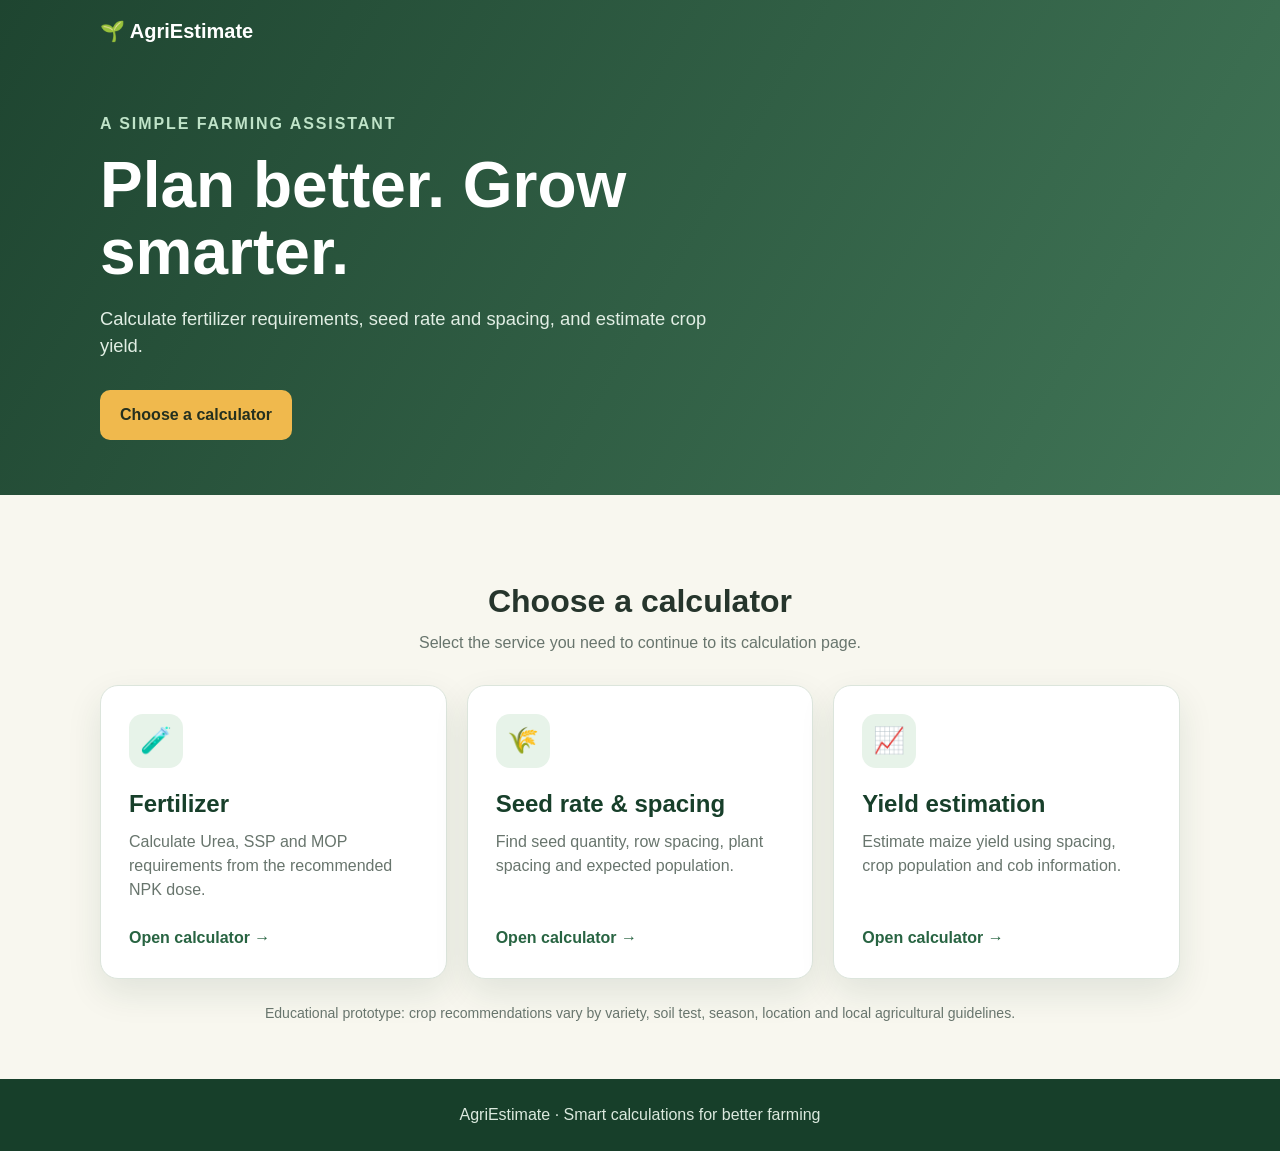
<file: index.html>
<!DOCTYPE html>
<html lang="en">
<head>
  <meta charset="UTF-8">
  <meta name="viewport" content="width=device-width, initial-scale=1.0">
  <meta name="description" content="AgriEstimate helps farmers calculate fertilizer, seed requirements, spacing and estimated yield.">
  <title>AgriEstimate | Farming Calculator</title>
  <link rel="stylesheet" href="style.css">
</head>
<body>
  <header class="hero">
    <nav class="container">
      <a class="brand" href="index.html">🌱 AgriEstimate</a>
    </nav>
    <div class="hero-content container">
      <p class="eyebrow">A simple farming assistant</p>
      <h1>Plan better. Grow smarter.</h1>
      <p>Calculate fertilizer requirements, seed rate and spacing, and estimate crop yield.</p>
      <a class="primary-button" href="#calculators">Choose a calculator</a>
    </div>
  </header>

  <main class="container" id="calculators">
    <section class="intro">
      <h2>Choose a calculator</h2>
      <p>Select the service you need to continue to its calculation page.</p>
    </section>

    <section class="choice-grid" aria-label="Agricultural calculators">
      <a class="choice-card" href="fertilizer.html">
        <span class="choice-icon">🧪</span>
        <h2>Fertilizer</h2>
        <p>Calculate Urea, SSP and MOP requirements from the recommended NPK dose.</p>
        <span class="card-link">Open calculator →</span>
      </a>

      <a class="choice-card" href="seed.html">
        <span class="choice-icon">🌾</span>
        <h2>Seed rate & spacing</h2>
        <p>Find seed quantity, row spacing, plant spacing and expected population.</p>
        <span class="card-link">Open calculator →</span>
      </a>

      <a class="choice-card" href="yield.html">
        <span class="choice-icon">📈</span>
        <h2>Yield estimation</h2>
        <p>Estimate maize yield using spacing, crop population and cob information.</p>
        <span class="card-link">Open calculator →</span>
      </a>
    </section>

    <p class="disclaimer">Educational prototype: crop recommendations vary by variety, soil test, season, location and local agricultural guidelines.</p>
  </main>

  <footer><p>AgriEstimate · Smart calculations for better farming</p></footer>
</body>
</html>
</file>
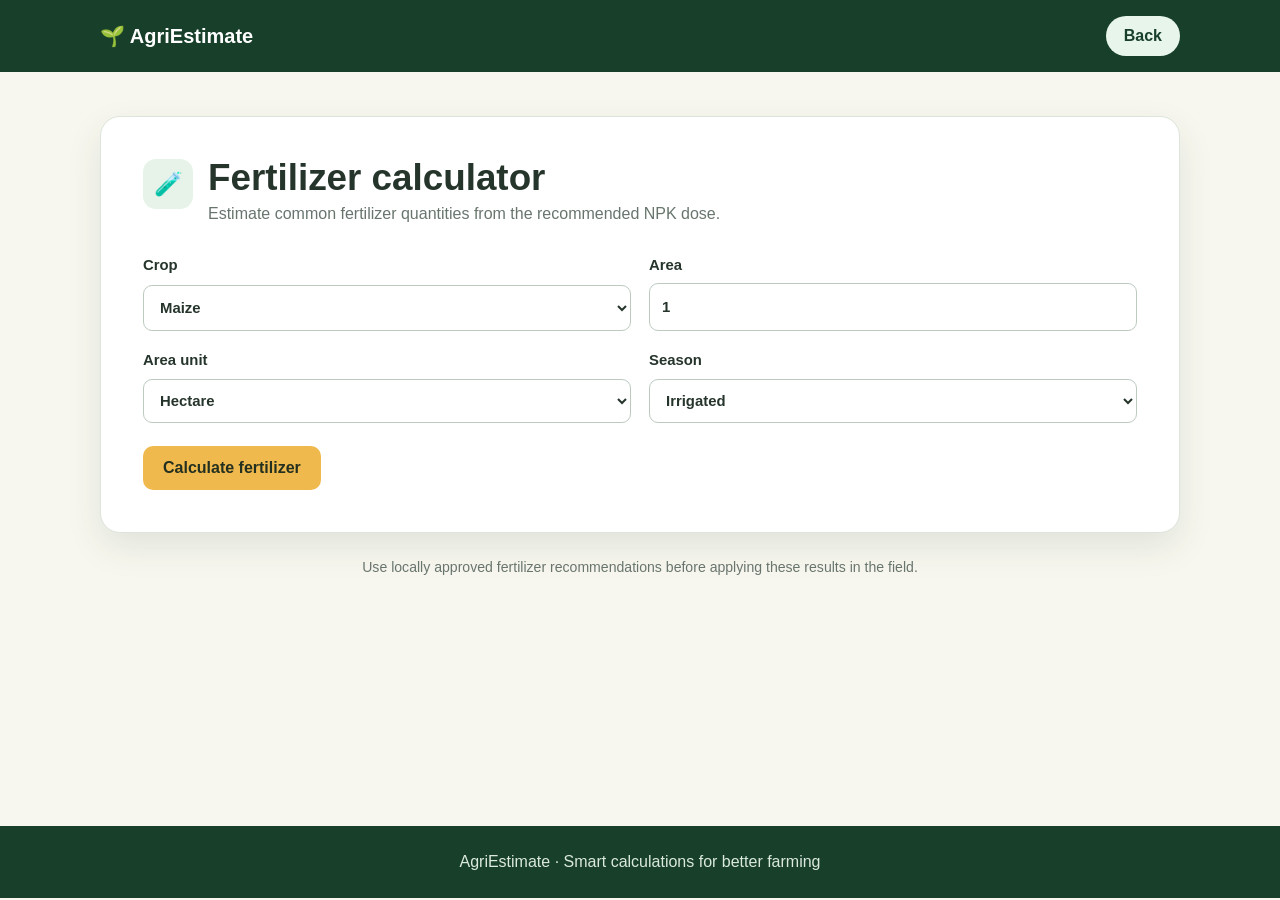
<file: fertilizer.html>
<!DOCTYPE html>
<html lang="en">
<head>
  <meta charset="UTF-8">
  <meta name="viewport" content="width=device-width, initial-scale=1.0">
  <meta name="description" content="Estimate fertilizer quantities with AgriEstimate.">
  <title>Fertilizer Calculator | AgriEstimate</title>
  <link rel="stylesheet" href="style.css">
</head>
<body>
  <header class="page-header">
    <nav class="container">
      <a class="brand" href="index.html">🌱 AgriEstimate</a>
      <a class="nav-link" href="index.html">Back</a>
    </nav>
  </header>

  <main class="container calculator-page">
    <div class="card">
      <div class="section-heading">
        <span class="icon">🧪</span>
        <div><h1>Fertilizer calculator</h1><p>Estimate common fertilizer quantities from the recommended NPK dose.</p></div>
      </div>
      <form id="fertilizer-form" class="form-grid">
        <label>Crop
          <select id="fertilizer-crop" required></select>
        </label>
        <label>Area
          <input id="fertilizer-area" type="number" min="0.01" step="0.01" value="1" required>
        </label>
        <label>Area unit
          <select id="fertilizer-unit"><option value="hectare">Hectare</option><option value="acre">Acre</option></select>
        </label>
        <label>Season
          <select id="season"><option>Irrigated</option><option>Rainfed</option></select>
        </label>
        <button class="primary-button form-button" type="submit">Calculate fertilizer</button>
      </form>
      <div id="fertilizer-result" class="result hidden" aria-live="polite"></div>
    </div>
    <p class="disclaimer">Use locally approved fertilizer recommendations before applying these results in the field.</p>
  </main>

  <footer><p>AgriEstimate · Smart calculations for better farming</p></footer>
  <script src="script.js"></script>
</body>
</html>
</file>
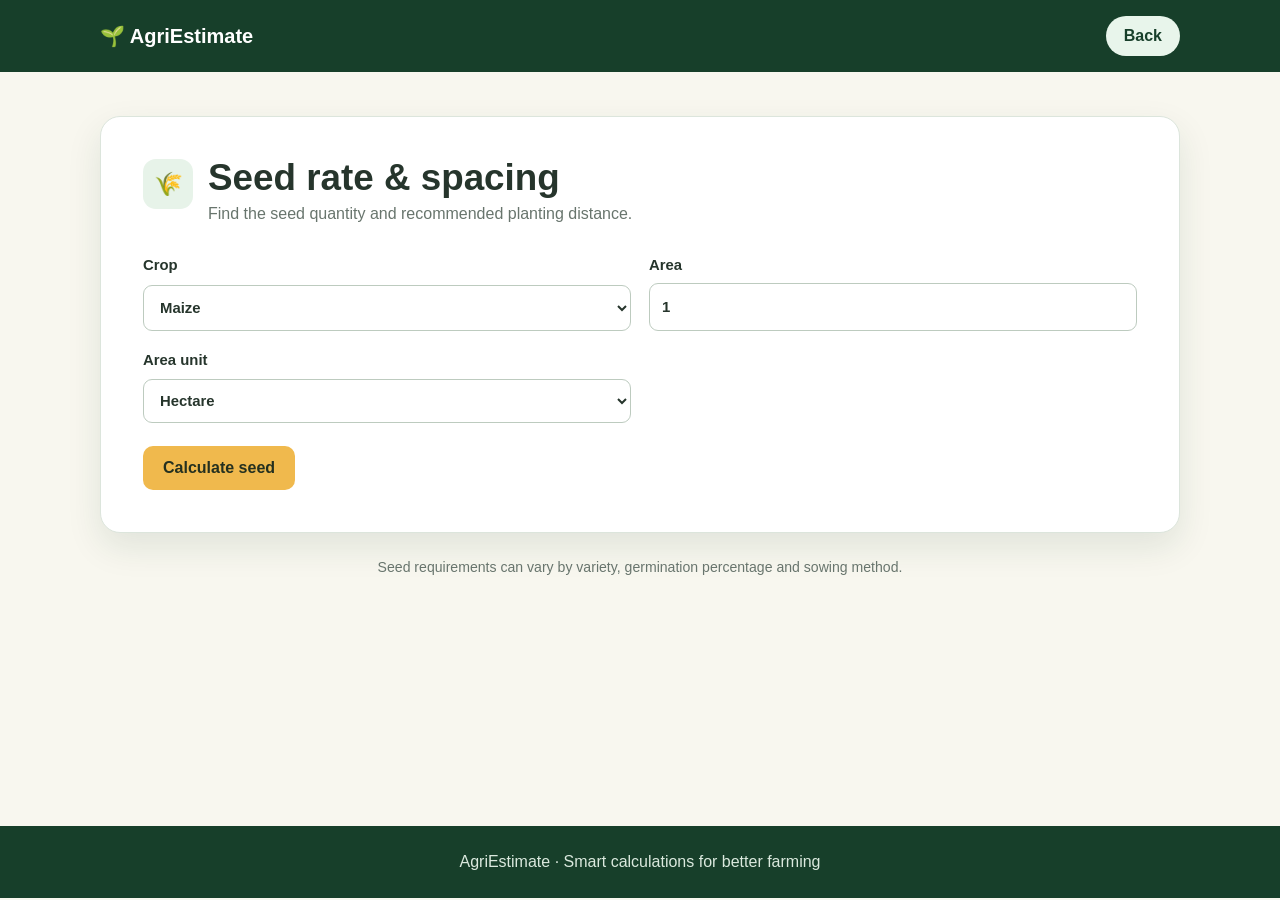
<file: seed.html>
<!DOCTYPE html>
<html lang="en">
<head>
  <meta charset="UTF-8">
  <meta name="viewport" content="width=device-width, initial-scale=1.0">
  <meta name="description" content="Calculate seed rate and crop spacing with AgriEstimate.">
  <title>Seed Rate & Spacing | AgriEstimate</title>
  <link rel="stylesheet" href="style.css">
</head>
<body>
  <header class="page-header">
    <nav class="container">
      <a class="brand" href="index.html">🌱 AgriEstimate</a>
      <a class="nav-link" href="index.html">Back</a>
    </nav>
  </header>

  <main class="container calculator-page">
    <div class="card">
      <div class="section-heading">
        <span class="icon">🌾</span>
        <div><h1>Seed rate & spacing</h1><p>Find the seed quantity and recommended planting distance.</p></div>
      </div>
      <form id="seed-form" class="form-grid">
        <label>Crop
          <select id="seed-crop" required></select>
        </label>
        <label>Area
          <input id="seed-area" type="number" min="0.01" step="0.01" value="1" required>
        </label>
        <label>Area unit
          <select id="seed-unit"><option value="hectare">Hectare</option><option value="acre">Acre</option></select>
        </label>
        <button class="primary-button form-button" type="submit">Calculate seed</button>
      </form>
      <div id="seed-result" class="result hidden" aria-live="polite"></div>
    </div>
    <p class="disclaimer">Seed requirements can vary by variety, germination percentage and sowing method.</p>
  </main>

  <footer><p>AgriEstimate · Smart calculations for better farming</p></footer>
  <script src="script.js"></script>
</body>
</html>
</file>
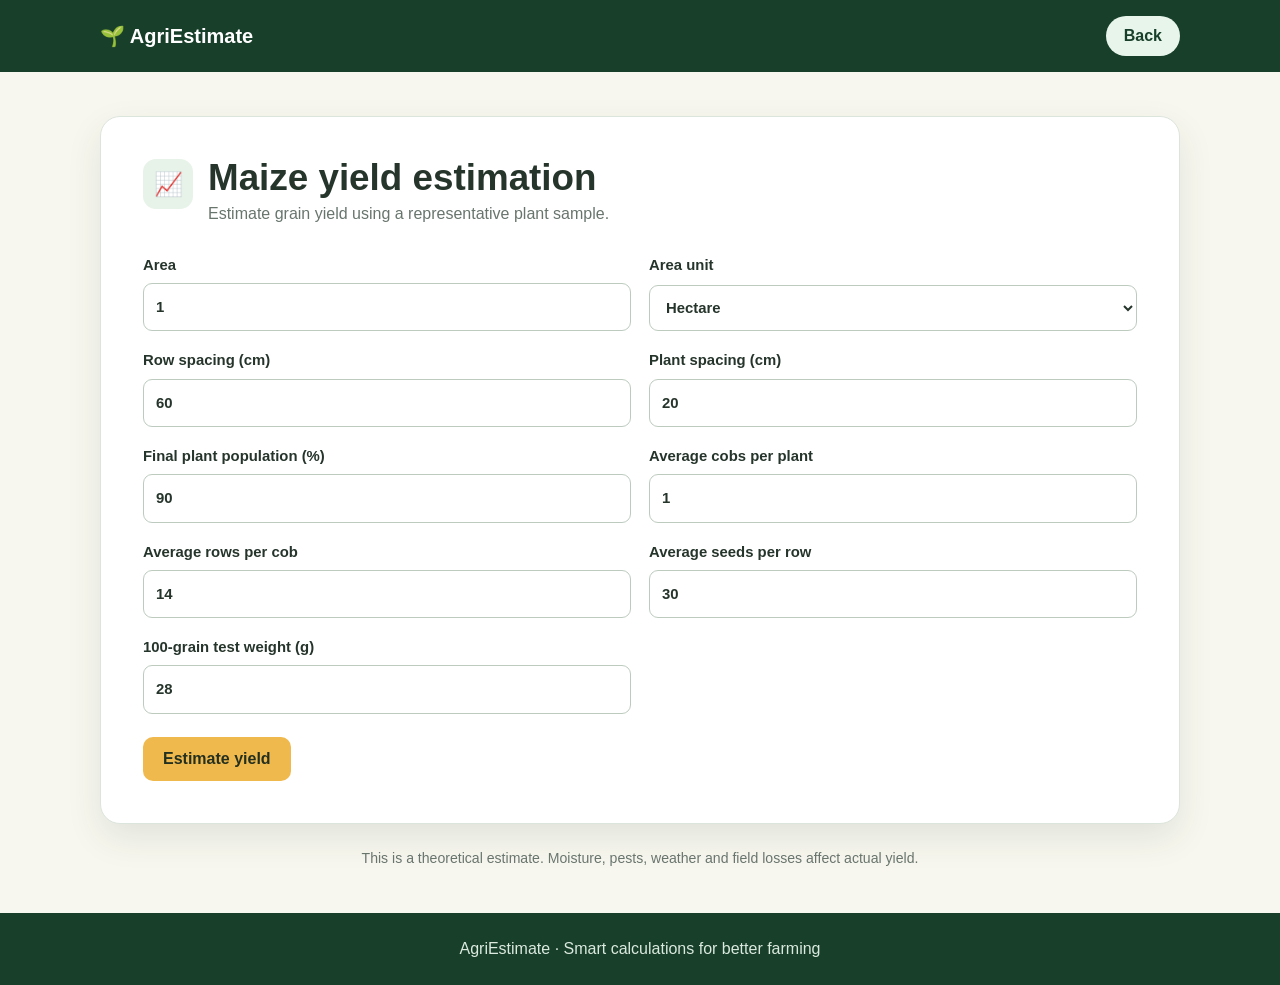
<file: yield.html>
<!DOCTYPE html>
<html lang="en">
<head>
  <meta charset="UTF-8">
  <meta name="viewport" content="width=device-width, initial-scale=1.0">
  <meta name="description" content="Estimate maize grain yield with AgriEstimate.">
  <title>Yield Estimation | AgriEstimate</title>
  <link rel="stylesheet" href="style.css">
</head>
<body>
  <header class="page-header">
    <nav class="container">
      <a class="brand" href="index.html">🌱 AgriEstimate</a>
      <a class="nav-link" href="index.html">Back</a>
    </nav>
  </header>

  <main class="container calculator-page">
    <div class="card">
      <div class="section-heading">
        <span class="icon">📈</span>
        <div><h1>Maize yield estimation</h1><p>Estimate grain yield using a representative plant sample.</p></div>
      </div>
      <form id="yield-form" class="form-grid">
        <label>Area
          <input id="yield-area" type="number" min="0.01" step="0.01" value="1" required>
        </label>
        <label>Area unit
          <select id="yield-unit"><option value="hectare">Hectare</option><option value="acre">Acre</option></select>
        </label>
        <label>Row spacing (cm)
          <input id="row-spacing" type="number" min="1" value="60" required>
        </label>
        <label>Plant spacing (cm)
          <input id="plant-spacing" type="number" min="1" value="20" required>
        </label>
        <label>Final plant population (%)
          <input id="population-percent" type="number" min="1" max="100" value="90" required>
        </label>
        <label>Average cobs per plant
          <input id="cobs-per-plant" type="number" min="0.1" step="0.1" value="1" required>
        </label>
        <label>Average rows per cob
          <input id="rows-per-cob" type="number" min="1" value="14" required>
        </label>
        <label>Average seeds per row
          <input id="seeds-per-row" type="number" min="1" value="30" required>
        </label>
        <label>100-grain test weight (g)
          <input id="test-weight" type="number" min="1" step="0.1" value="28" required>
        </label>
        <button class="primary-button form-button" type="submit">Estimate yield</button>
      </form>
      <div id="yield-result" class="result hidden" aria-live="polite"></div>
    </div>
    <p class="disclaimer">This is a theoretical estimate. Moisture, pests, weather and field losses affect actual yield.</p>
  </main>

  <footer><p>AgriEstimate · Smart calculations for better farming</p></footer>
  <script src="script.js"></script>
</body>
</html>
</file>
<file: style.css>
/* Reusable colors, borders, text colors, and shadows */
:root {
  --green-900: #173f2a;
  --green-700: #286442;
  --green-500: #4d9365;
  --green-100: #e7f3e9;
  --cream: #f8f7ef;
  --white: #ffffff;
  --text: #26352c;
  --muted: #68756d;
  --border: #dce5dc;
  --shadow: 0 14px 35px rgba(23, 63, 42, 0.1);
}

/* Basic page reset and smooth scrolling */
* { box-sizing: border-box; }
html { scroll-behavior: smooth; }
body { margin: 0; font-family: Arial, sans-serif; color: var(--text); background: var(--cream); line-height: 1.5; }

/* Keeps all page content centered */
.container { width: min(1080px, calc(100% - 32px)); margin: 0 auto; }

/* Hero section and navigation bar */
.hero { color: var(--white); background: linear-gradient(120deg, rgba(23,63,42,.97), rgba(40,100,66,.88)); min-height: 350px; }
nav { display: flex; align-items: center; justify-content: space-between; padding: 16px 0; }
.brand { color: var(--white); text-decoration: none; font-size: 1.25rem; font-weight: 700; }
.nav-link { padding: 8px 18px; color: var(--green-900); background: #e8f5eb; border-radius: 999px; font-weight: 700; text-decoration: none; transition: background .2s ease, transform .2s ease; }
.nav-link:hover { background: var(--white); transform: translateY(-1px); }

/* Compact header used on each calculator page */
.page-header { color: var(--white); background: var(--green-900); }

/* Main heading and introduction inside the hero */
.hero-content { padding: 34px 0 55px; }
.eyebrow { text-transform: uppercase; letter-spacing: .12em; font-weight: 700; color: #bfe3c8; }
h1 { max-width: 650px; margin: 6px 0 12px; font-size: clamp(2.3rem, 5vw, 4rem); line-height: 1.05; }
.hero-content > p:not(.eyebrow) { max-width: 620px; font-size: 1.15rem; color: #e1eee4; margin-bottom: 30px; }

/* Yellow action buttons used across the website */
.primary-button { display: inline-block; border: 0; border-radius: 10px; background: #f0b94d; color: #24301f; padding: 13px 20px; font-size: 1rem; font-weight: 700; text-decoration: none; cursor: pointer; }
.primary-button:hover { background: #ffc961; transform: translateY(-1px); }

/* Main calculator area and its introduction */
main { padding: 55px 0; }
.intro { text-align: center; }
.intro h2 { margin-bottom: 6px; font-size: 2rem; }
.intro p { margin-top: 0; color: var(--muted); }

/* Home-page cards that link to the individual calculator pages */
.choice-grid { display: grid; grid-template-columns: repeat(3, 1fr); gap: 20px; margin-top: 30px; }
.choice-card { display: flex; flex-direction: column; min-height: 280px; padding: 28px; color: var(--text); background: var(--white); border: 1px solid var(--border); border-radius: 18px; box-shadow: var(--shadow); text-decoration: none; transition: transform .2s ease, border-color .2s ease; }
.choice-card:hover { transform: translateY(-4px); border-color: var(--green-500); }
.choice-card h2 { margin: 18px 0 8px; color: var(--green-900); }
.choice-card p { margin: 0; color: var(--muted); }
.choice-icon { display: grid; place-items: center; width: 54px; height: 54px; border-radius: 14px; background: var(--green-100); font-size: 1.6rem; }
.card-link { margin-top: auto; padding-top: 24px; color: var(--green-700); font-weight: 700; }

/* Spacing for the separate calculator pages */
.calculator-page { min-height: calc(100vh - 146px); padding-top: 44px; padding-bottom: 44px; }
.calculator-page .section-heading h1 { margin: 0; max-width: none; font-size: clamp(1.7rem, 4vw, 2.3rem); }

/* Buttons for switching between calculators */
.tabs { display: flex; gap: 10px; justify-content: center; margin: 30px 0 22px; flex-wrap: wrap; }
.tab { border: 1px solid var(--border); background: var(--white); color: var(--green-900); border-radius: 999px; padding: 11px 18px; font-weight: 700; cursor: pointer; }
.tab.active { color: var(--white); background: var(--green-700); border-color: var(--green-700); }

/* Display only the calculator selected by the user */
.calculator { display: none; }
.calculator.active { display: block; }

/* White calculator card and its heading */
.card { background: var(--white); border: 1px solid var(--border); border-radius: 20px; padding: clamp(22px, 5vw, 42px); box-shadow: var(--shadow); }
.section-heading { display: flex; align-items: flex-start; gap: 15px; margin-bottom: 28px; }
.section-heading h2, .section-heading p { margin: 0; }
.section-heading p { color: var(--muted); margin-top: 4px; }
.icon { display: grid; place-items: center; min-width: 50px; height: 50px; border-radius: 13px; background: var(--green-100); font-size: 1.45rem; }

/* Form layout and input field styling */
.form-grid { display: grid; grid-template-columns: repeat(2, minmax(0, 1fr)); gap: 18px; }
label { display: grid; gap: 7px; font-weight: 700; font-size: .93rem; }
input, select { width: 100%; padding: 12px; border: 1px solid #bdcbbf; border-radius: 9px; background: var(--white); color: var(--text); font: inherit; }
input:focus, select:focus { outline: 3px solid rgba(77,147,101,.2); border-color: var(--green-500); }
.form-button { grid-column: 1 / -1; justify-self: start; margin-top: 5px; }

/* Green result box displayed after a calculation */
.result { margin-top: 28px; padding: 22px; border-radius: 14px; background: var(--green-100); border-left: 5px solid var(--green-700); }
.result h3 { margin-top: 0; }
.result-grid { display: grid; grid-template-columns: repeat(3, 1fr); gap: 12px; }
.result-item { background: rgba(255,255,255,.75); border-radius: 10px; padding: 14px; }
.result-item strong { display: block; color: var(--green-900); font-size: 1.2rem; margin-top: 4px; }
.result-note { margin-bottom: 0; color: var(--muted); }

/* JavaScript uses this class to hide results initially */
.hidden { display: none; }

/* Educational warning and page footer */
.disclaimer { color: var(--muted); text-align: center; font-size: .88rem; margin: 24px auto 0; max-width: 760px; }
footer { padding: 24px 16px; text-align: center; color: #dbe9de; background: var(--green-900); }
footer p { margin: 0; }

/* Mobile layout: stack forms and results in one column */
@media (max-width: 650px) {
  .hero { min-height: 330px; }
  .hero-content { padding: 28px 0 48px; }
  .form-grid, .result-grid { grid-template-columns: 1fr; }
  .choice-grid { grid-template-columns: 1fr; }
  .choice-card { min-height: 240px; }
  .calculator-page { padding-top: 24px; padding-bottom: 28px; }
  .form-button { width: 100%; }
}

@media (min-width: 651px) and (max-width: 900px) {
  .choice-grid { grid-template-columns: 1fr; }
}
</file>
